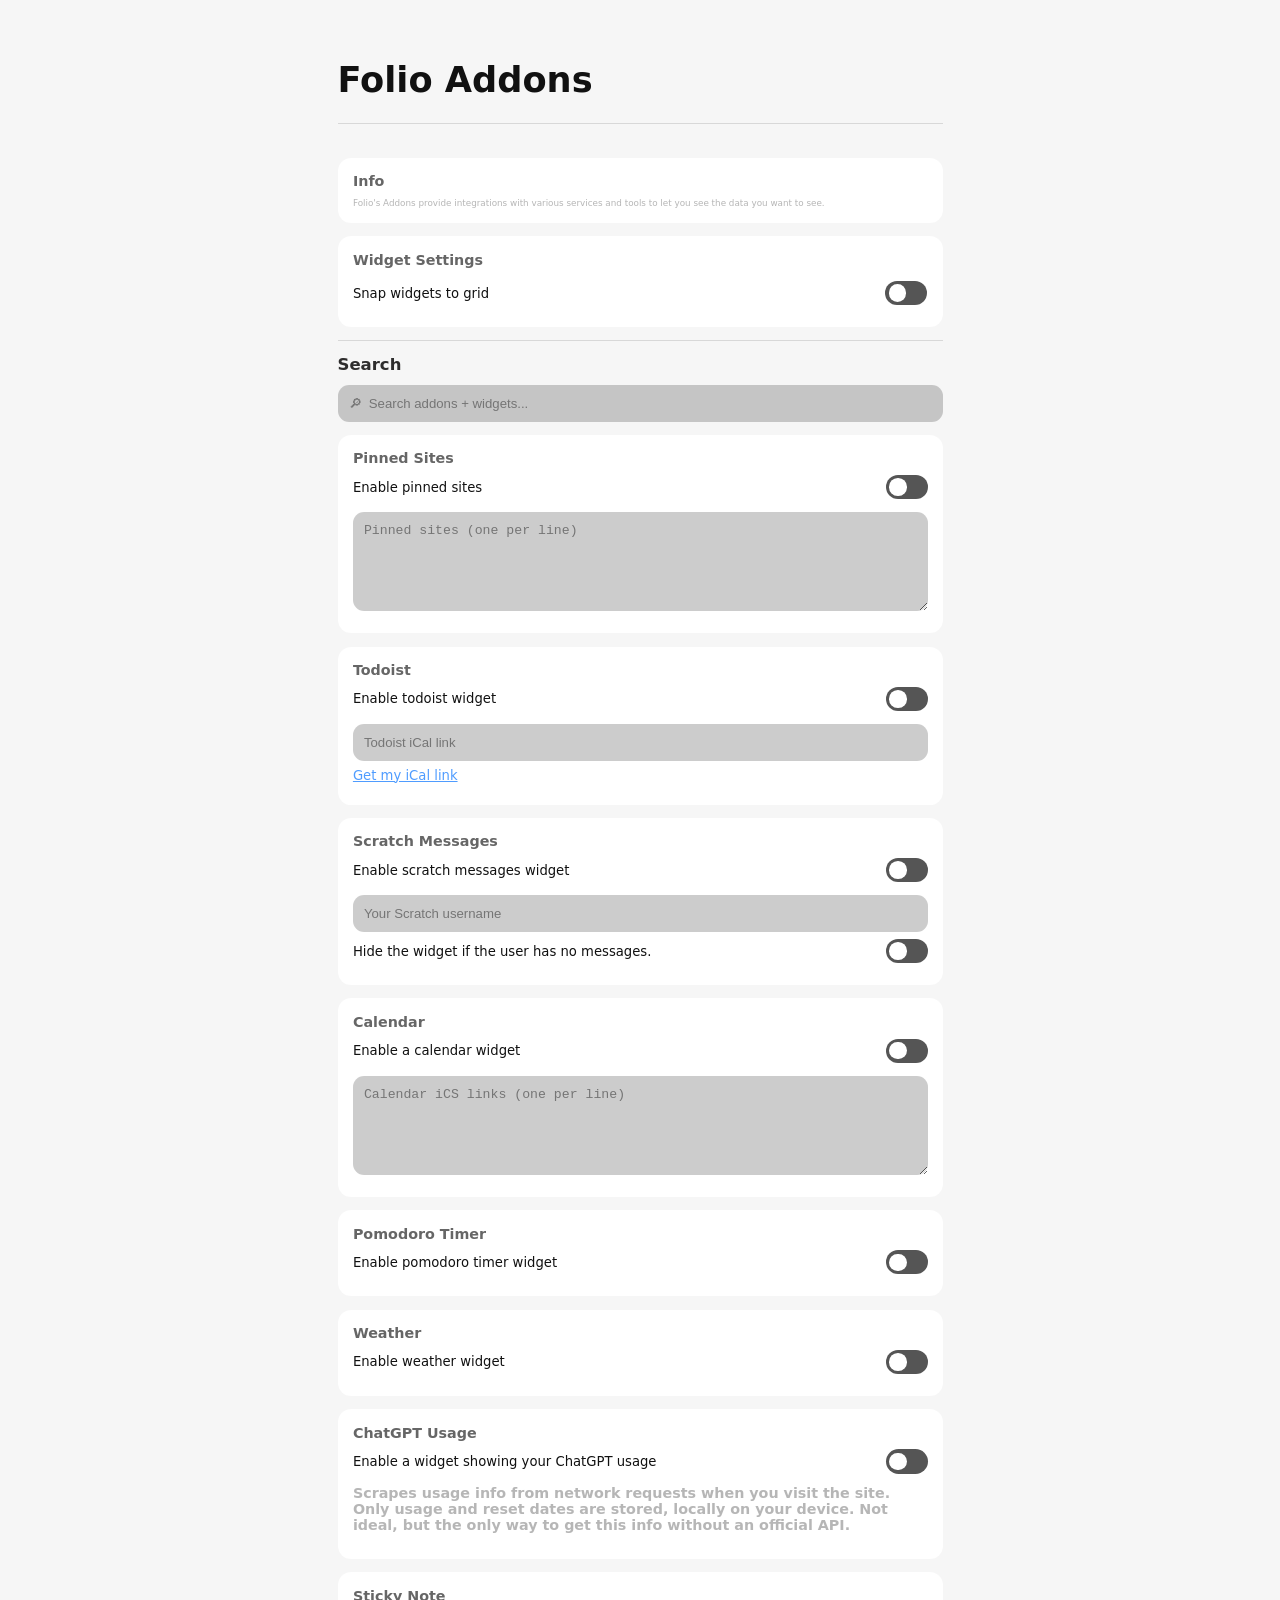
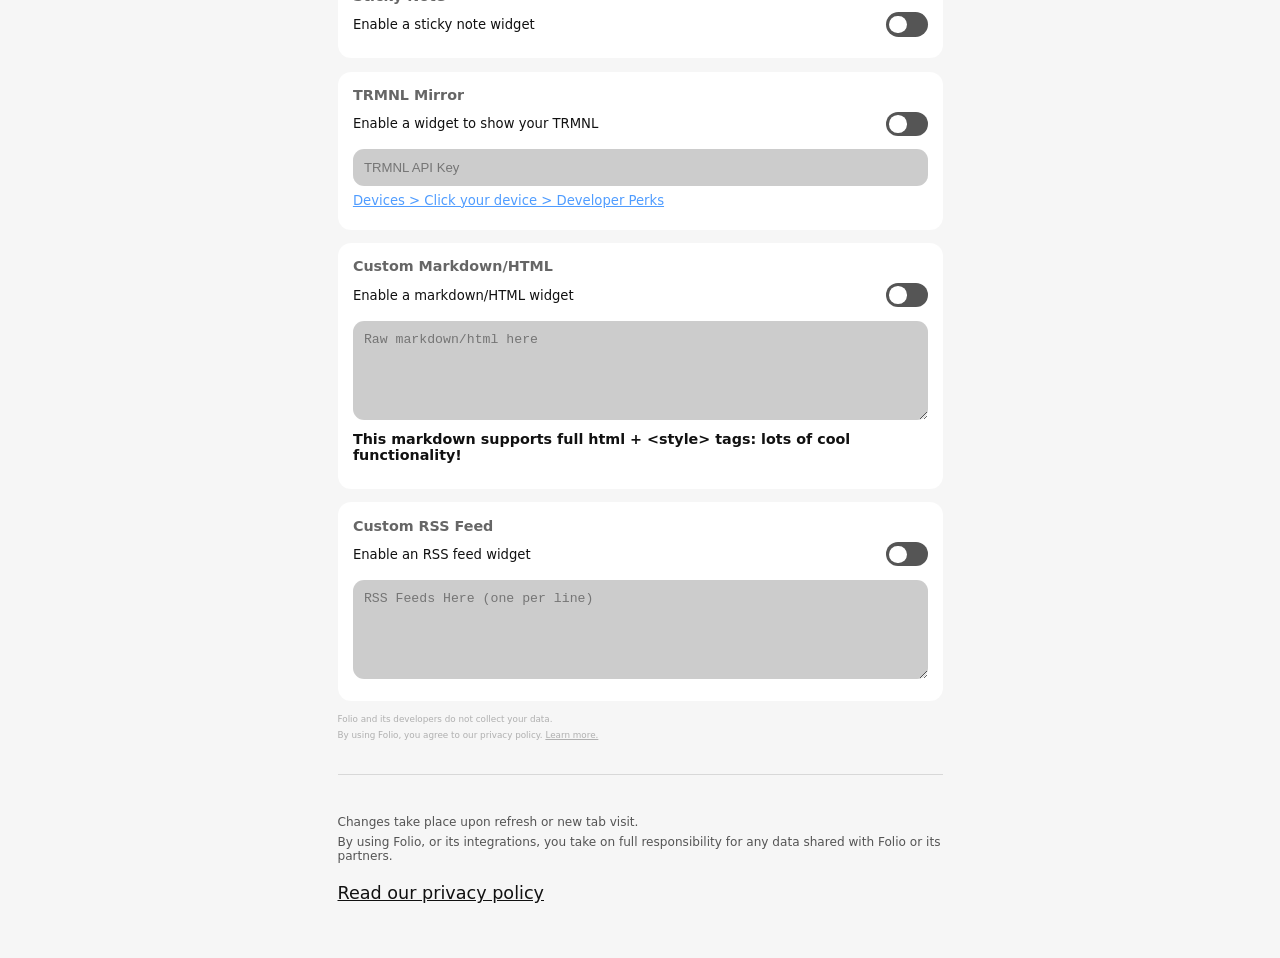
<file: addons.html>
<!DOCTYPE html>
<html lang="en">

<head>
  <meta charset="UTF-8" />
  <meta name="viewport" content="width=device-width, initial-scale=1.0" />
  <title>Folio: Addons</title>

  <link rel="stylesheet" href="styleVars.css">
  <style>
    body {
      margin: 0 auto;
      min-height: 100vh;
      font-family: system-ui, sans-serif;
      width: min(75%, 750px);
      max-width: 100%;
      padding: 16px;
      background: var(--bg);
      color: var(--text);

      overflow-y: auto;
      scrollbar-width: thin;
      scrollbar-color: rgba(255, 255, 255, 0.12) transparent;

    }

    body.light {
      scrollbar-color: rgba(0, 0, 0, 0.15) transparent;
    }



    hr {
      border: none;
      height: 1px;
      background: rgba(255, 255, 255, 0.12);
      margin: 12px 0;
    }

    body.light hr {
      background: rgba(0, 0, 0, 0.12);
    }








    .card, #addon-item {
      background: var(--card);
      border-radius: 12px;
      padding: 14px;
      margin-bottom: 12px;
      width: 95%;
    }

    .title {
      font-size: 13px;
      font-weight: 700;
      margin-bottom: 8px;
      color: var(--muted);
    }

    .title-2 {
      font-size: 15px;
      font-weight: 700;
      margin-bottom: 8px;
      color: var(--muted2);
    }

    textarea {
      width: 100%;
      height: 90px;
      resize: both;
      border-radius: 10px;
      border: none;
      outline: none;
      padding: 10px;
      background: rgba(0, 0, 0, 0.2);
      color: var(--text);
      font-size: 12px;
      box-sizing: border-box;

      /* Hide the native resize corner */
      scrollbar-gutter: stable;
    }





    button {
      width: 100%;
      margin-top: 8px;
      padding: 8px;
      border-radius: 10px;
      border: none;
      background: var(--accent);
      color: white;
      font-weight: 600;
      cursor: pointer;
      opacity: 1;
      transition: 0.2s ease;
    }

    button:hover {
      opacity: 0.8;
    }

    .hint {
      font-size: 11px;
      opacity: 0.7;
      margin-top: 6px;
    }

    body::-webkit-scrollbar {
      width: 6px;
    }

    body::-webkit-scrollbar-track {
      background: transparent;
    }

    body::-webkit-scrollbar-thumb {
      background: rgba(255, 255, 255, 0.12);
      border-radius: 10px;
    }

    body.light::-webkit-scrollbar-thumb {
      background: rgba(0, 0, 0, 0.15);
    }

    body::-webkit-scrollbar-thumb:hover {
      background: rgba(255, 255, 255, 0.2);
    }

    body.light::-webkit-scrollbar-thumb:hover {
      background: rgba(0, 0, 0, 0.25);
    }


    .info {
      font-size: 8px;
      opacity: 0.3;
      margin-top: 6px;
    }

    .row {
      display: flex;
      justify-content: space-between;
      align-items: center;
      font-size: 12px;
      margin: 6px 0;
    }

    .switch {
      position: relative;
      width: 38px;
      height: 22px;
    }

    .switch input {
      opacity: 0;
      width: 0;
      height: 0;
    }

    .slider {
      position: absolute;
      cursor: pointer;
      inset: 0;
      background-color: #555;
      transition: .2s;
      border-radius: 999px;
    }

    .slider:before {
      position: absolute;
      content: "";
      height: 16px;
      width: 16px;
      left: 3px;
      top: 3px;
      background-color: white;
      transition: .2s;
      border-radius: 50%;
    }

    input:checked+.slider {
      background-color: var(--accent);
    }

    input:checked+.slider:before {
      transform: translateX(16px);
    }

    /* Advanced dropdown */
    details {
      background: var(--card);
      border-radius: 12px;
      padding: 10px;
      margin-bottom: 10px;
    }

    summary {
      cursor: pointer;
      font-size: 13px;
      font-weight: 700;
      color: var(--accent);
      list-style: none;
    }

    summary::-webkit-details-marker {
      display: none;
    }






    .card,
    details {
      width: 100%;
      margin: 0 auto 12px auto;
      box-sizing: border-box;
    }






    /* NEW: Upload button styling */
    .upload-btn {
      display: inline-flex;
      width: calc(100%);
      /* respects card padding visually */
      margin: 0 auto 10px auto;
      padding: 10px;
      border-radius: 10px;
      background: rgba(79, 156, 255, 0.15);
      border: 1px solid rgba(79, 156, 255, 0.4);
      color: var(--text);
      font-size: 12px;
      font-weight: 600;
      text-align: center;
      cursor: pointer;
      justify-content: center;
      align-items: center;
      box-sizing: border-box;
    }

    .upload-btn input {
      display: none;
    }

    .mini {
      font-size: 11px;
      opacity: 0.7;
      margin-top: 6px;
    }


    .row:has(#enterToggle) {
      display: none;
    }





    a,
    a:visited,
    a:hover,
    a:active {
      color: inherit;
    }




    .chevron {
      width: 10px;
      height: 10px;
      transition: transform 0.2s ease;
      opacity: 0.7;
    }

    details[open] .chevron {
      transform: rotate(180deg);
    }






  </style>
</head>



<body>

  <h1>Folio Addons</h1>
  <hr>
  <br>



  <div class="card">
    <div class="title">Info</div>



    <div class="info">Folio's Addons provide integrations with various services and tools to let you see the data you want to see.</div>




  </div>







  <div class="card">
    <div class="title">Widget Settings</div>




    <div class="row" style="margin-top:12px;">
      <span>Snap widgets to grid</span>
      <label class="switch">
        <input type="checkbox" id="widgetGridSnapToggle">
        <span class="slider"></span>
      </label>
    </div>


  </div>



    


    <hr>
    <div class="title-2">Search</div>


    <div class="details-content">

      <div style="margin-top:10px;">
        <input type="text" id="widgetSearch" placeholder="🔎︎  Search addons + widgets..." style="
      width: 100%;
      padding: 10px;
      border-radius: 10px;
      border: none;
      outline: none;
      background: rgba(0,0,0,0.2);
      color: var(--text);
      font-size: 12px;
      box-sizing: border-box;
    ">
      </div>




      <div id="widgetSettingsContainer" style="margin-top:12px;"></div>




      
      <div class="info" style="margin-top:12px;">Folio and its developers do not collect your data.</div>
      <div class="info">By using Folio, you agree to our privacy policy. <a
          href="https://mcv-s.github.io/folio/privacy.html" target="_blank" rel="noopener noreferrer">Learn more.</a>
      </div>

    </div>






















  <br>
  <hr><br>

  <div class="hint">Changes take place upon refresh or new tab visit.</div>

  <div class="hint">By using Folio, or its integrations, you take on full responsibility for any data shared with Folio
    or its partners.</div>

  <br><a href="https://mcv-s.github.io/folio/privacy.html" target="_blank" rel="noopener noreferrer">Read our privacy
    policy</a>

  <br><br>

  <script src="storage.js"></script>
  <script src="addons.js"></script>

</body>

</html>
</file>
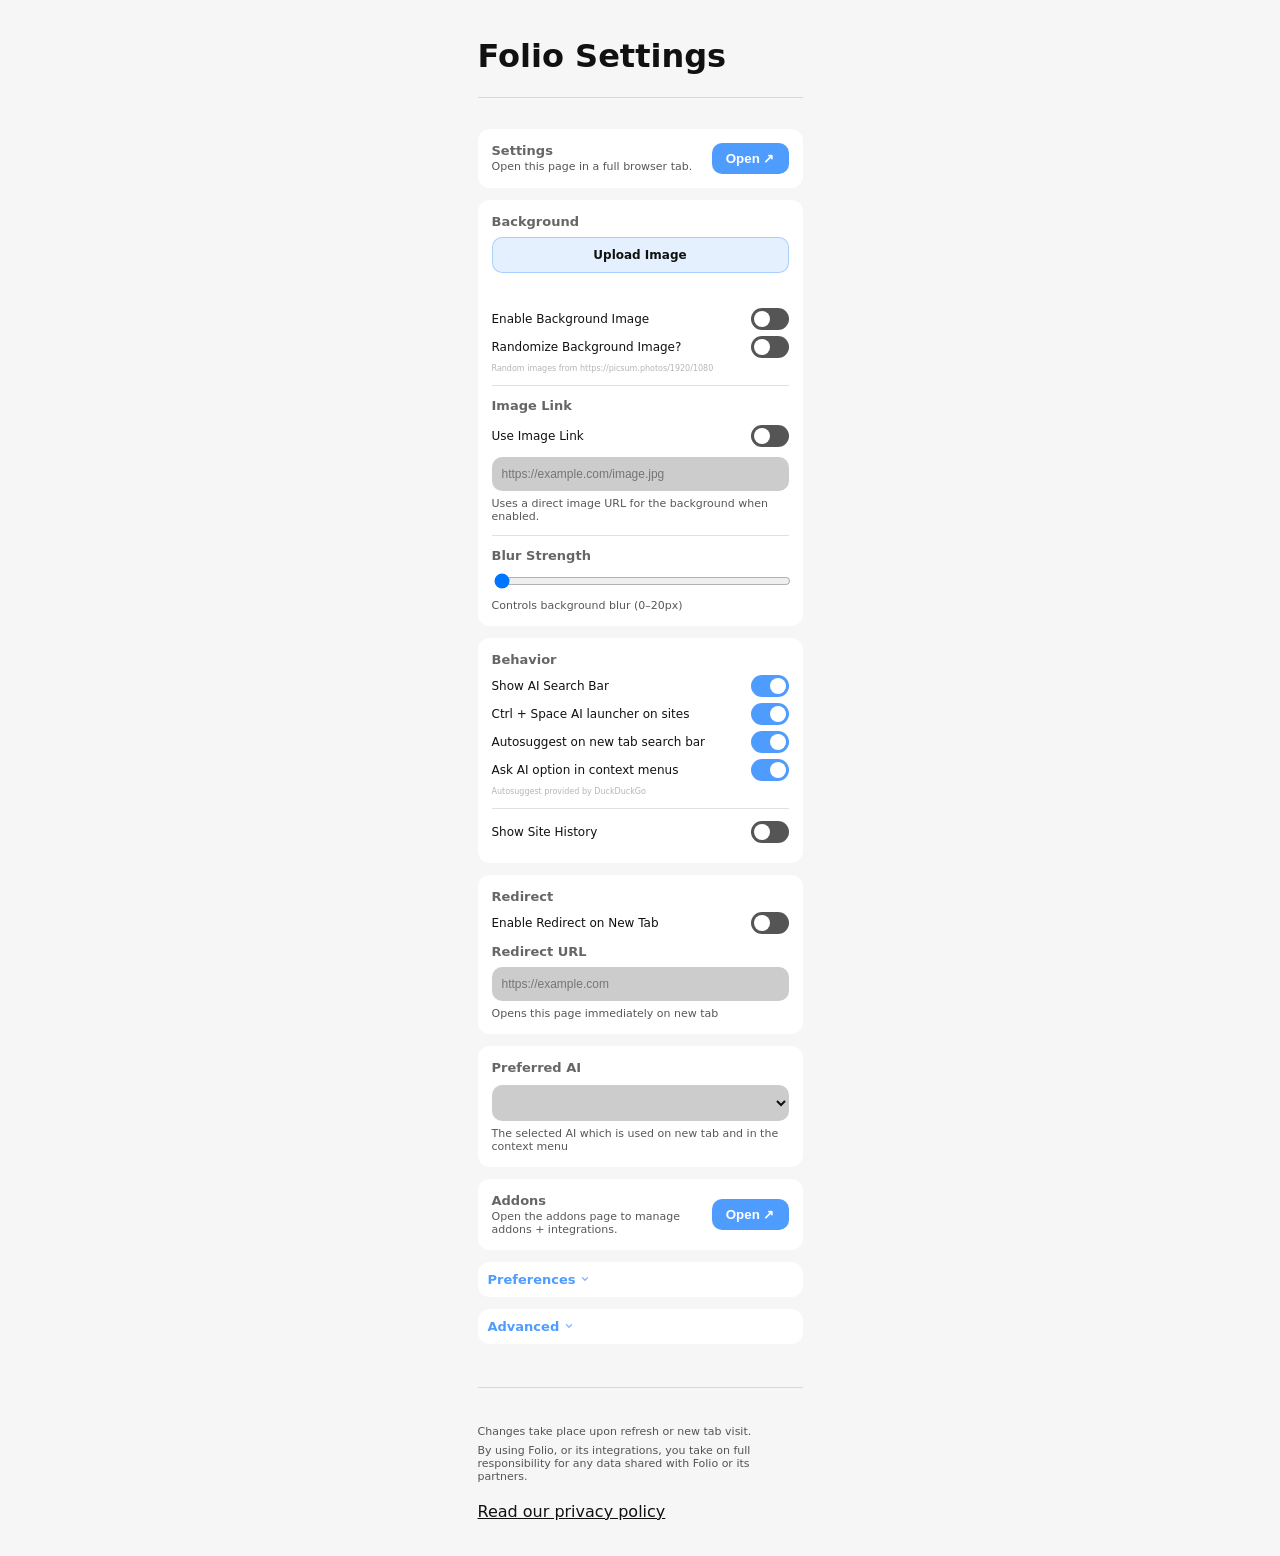
<file: popup.html>
<!DOCTYPE html>
<html lang="en">

<head>
  <meta charset="UTF-8" />
  <meta name="viewport" content="width=device-width, initial-scale=1.0" />
  <title>Folio: Settings</title>

  <link rel="stylesheet" href="styleVars.css">
  <style>
    body {
      margin: 0 auto;
      min-height: 100vh;
      font-family: system-ui, sans-serif;
      width: min(100%, 325px);
      max-width: 100%;
      padding: 16px;
      background: var(--bg);
      color: var(--text);

      overflow-y: auto;
      scrollbar-width: thin;
      scrollbar-color: rgba(255, 255, 255, 0.12) transparent;
    }

    body.light {
      scrollbar-color: rgba(0, 0, 0, 0.15) transparent;
    }



    hr {
      border: none;
      height: 1px;
      background: rgba(255, 255, 255, 0.12);
      margin: 12px 0;
    }

    body.light hr {
      background: rgba(0, 0, 0, 0.12);
    }





    .card {
      background: var(--card);
      border-radius: 12px;
      padding: 14px;
      margin-bottom: 12px;
      width: 100%;
    }

    .title {
      font-size: 13px;
      font-weight: 700;
      margin-bottom: 8px;
      color: var(--muted);
    }

    .title-2 {
      font-size: 15px;
      font-weight: 700;
      margin-bottom: 8px;
      color: var(--muted2);
    }

    textarea {
      width: 100%;
      height: 90px;
      resize: both;
      border-radius: 10px;
      border: none;
      outline: none;
      padding: 10px;
      background: rgba(0, 0, 0, 0.2);
      color: var(--text);
      font-size: 12px;
      box-sizing: border-box;

      /* Hide the native resize corner */
      scrollbar-gutter: stable;
    }





    button {
      width: 100%;
      margin-top: 8px;
      padding: 8px;
      border-radius: 10px;
      border: none;
      background: var(--accent);
      color: white;
      font-weight: 600;
      cursor: pointer;
      opacity: 1;
      transition: 0.2s ease;
    }

    button:hover {
      opacity: 0.8;
    }

    .hint {
      font-size: 11px;
      opacity: 0.7;
      margin-top: 6px;
    }

    body::-webkit-scrollbar {
      width: 6px;
    }

    body::-webkit-scrollbar-track {
      background: transparent;
    }

    body::-webkit-scrollbar-thumb {
      background: rgba(255, 255, 255, 0.12);
      border-radius: 10px;
    }

    body.light::-webkit-scrollbar-thumb {
      background: rgba(0, 0, 0, 0.15);
    }

    body::-webkit-scrollbar-thumb:hover {
      background: rgba(255, 255, 255, 0.2);
    }

    body.light::-webkit-scrollbar-thumb:hover {
      background: rgba(0, 0, 0, 0.25);
    }


    .info {
      font-size: 8px;
      opacity: 0.3;
      margin-top: 6px;
    }

    .row {
      display: flex;
      justify-content: space-between;
      align-items: center;
      font-size: 12px;
      margin: 6px 0;
    }

    .switch {
      position: relative;
      width: 38px;
      height: 22px;
    }

    .switch input {
      opacity: 0;
      width: 0;
      height: 0;
    }

    .slider {
      position: absolute;
      cursor: pointer;
      inset: 0;
      background-color: #555;
      transition: .2s;
      border-radius: 999px;
    }

    .slider:before {
      position: absolute;
      content: "";
      height: 16px;
      width: 16px;
      left: 3px;
      top: 3px;
      background-color: white;
      transition: .2s;
      border-radius: 50%;
    }

    input:checked+.slider {
      background-color: var(--accent);
    }

    input:checked+.slider:before {
      transform: translateX(16px);
    }

    /* Advanced dropdown */
    details {
      background: var(--card);
      border-radius: 12px;
      padding: 10px;
      margin-bottom: 10px;
    }

    summary {
      cursor: pointer;
      font-size: 13px;
      font-weight: 700;
      color: var(--accent);
      list-style: none;
    }

    summary::-webkit-details-marker {
      display: none;
    }






    .card,
    details {
      width: 100%;
      margin: 0 auto 12px auto;
      box-sizing: border-box;
    }






    /* NEW: Upload button styling */
    .upload-btn {
      display: inline-flex;
      width: calc(100%);
      /* respects card padding visually */
      margin: 0 auto 10px auto;
      padding: 10px;
      border-radius: 10px;
      background: rgba(79, 156, 255, 0.15);
      border: 1px solid rgba(79, 156, 255, 0.4);
      color: var(--text);
      font-size: 12px;
      font-weight: 600;
      text-align: center;
      cursor: pointer;
      justify-content: center;
      align-items: center;
      box-sizing: border-box;
    }

    .upload-btn input {
      display: none;
    }

    .mini {
      font-size: 11px;
      opacity: 0.7;
      margin-top: 6px;
    }


    .row:has(#enterToggle) {
      display: none;
    }





    a,
    a:visited,
    a:hover,
    a:active {
      color: inherit;
    }




    .chevron {
      width: 10px;
      height: 10px;
      transition: transform 0.2s ease;
      opacity: 0.7;
    }

    details[open] .chevron {
      transform: rotate(180deg);
    }







    .details-content {
      overflow: hidden;
      animation: detailsClose 0.2s ease forwards;
    }

    details[open] .details-content {
      animation: detailsOpen 0.25s ease forwards;
    }

    @keyframes detailsOpen {
      from {
        opacity: 0;
        transform: translateY(-6px);
      }

      to {
        opacity: 1;
        transform: translateY(0);
      }
    }

    @keyframes detailsClose {
      from {
        opacity: 1;
        transform: translateY(0);
      }

      to {
        opacity: 0;
        transform: translateY(-6px);
      }
    }
  </style>
</head>

<body>

  <h1>Folio Settings</h1>
  <hr>
  <br>



  <div id="popupBanner" class="card" style="display:flex;align-items:center;justify-content:space-between;">
    <div>
      <div class="title" style="margin-bottom:2px;">Settings</div>
      <div class="hint" style="margin:0;">Open this page in a full browser tab.</div>
    </div>

    <button id="openInTab" style="
    width:auto;
    margin:0;
    padding:8px 14px;
    white-space:nowrap;
  ">
      Open ↗
    </button>
  </div>


  <div id="previewBanner" class="card" style="display:flex;align-items:center;justify-content:space-between;">
    <div>
      <div class="title" style="margin-bottom:2px;">Preview</div>
      <div class="hint" style="margin:0;">This is a preview, some features may not work.</div>
      <br>
      <div class="hint" style="margin:0;">You must refresh the new tab page for changes to take place.</div>

    </div>
    <button id="openActualTabButton" style="
    width:auto;
    margin:0;
    padding:8px 14px;
    white-space:nowrap;
  ">
      Open Linked New Tab Page ↗
    </button>
  </div>



  <!-- BACKGROUND -->
  <div class="card">
    <div class="title">Background</div>

    <label class="upload-btn">
      Upload Image
      <input type="file" id="bgUpload" accept="image/*">
    </label>




    <br><br>
    <div class="row">
      <span>Enable Background Image</span>
      <label class="switch">
        <input type="checkbox" id="bgToggle">
        <span class="slider"></span>
      </label>
    </div>



    <div class="row">
      <span>Randomize Background Image?</span>
      <label class="switch">
        <input type="checkbox" id="toggleRandom">
        <span class="slider"></span>
      </label>
    </div>
    <div class="info">Random images from https://picsum.photos/1920/1080</div>
    <hr>
    <div class="title">Image Link</div>

    <div class="row" style="margin-top:12px;">
      <span>Use Image Link</span>
      <label class="switch">
        <input type="checkbox" id="bgLinkToggle">
        <span class="slider"></span>
      </label>
    </div>

    <div style="margin-top:10px;">

      <input type="text" id="bgLink" placeholder="https://example.com/image.jpg" style="
        width: 100%;
        padding: 10px;
        border-radius: 10px;
        border: none;
        outline: none;
        background: rgba(0,0,0,0.2);
        color: var(--text);
        font-size: 12px;
        box-sizing: border-box;
      " />
      <div class="hint">Uses a direct image URL for the background when enabled.</div>
    </div>

    <hr>

    <div style="margin-top:10px;"></div>
    <div class="title">Blur Strength</div>

    <input type="range" id="blurSlider" min="0" max="20" value="0" step="1" style="width:100%;">

    <div class="hint">Controls background blur (0–20px)</div>
  </div>



  </div>

  <!-- BEHAVIOR -->
  <div class="card">
    <div class="title">Behavior</div>

    <div class="row">
      <span>Enter to submit</span>
      <label class="switch">
        <input type="checkbox" id="enterToggle" checked>
        <span class="slider"></span>
      </label>
    </div>



    <div class="row">
      <span>Show AI Search Bar</span>
      <label class="switch">
        <input type="checkbox" id="searchBarToggle" checked>
        <span class="slider"></span>
      </label>
    </div>



    <div class="row">
      <span>Ctrl + Space AI launcher on sites</span>
      <label class="switch">
        <input type="checkbox" id="siteLauncher" checked>
        <span class="slider"></span>
      </label>
    </div>



    <div class="row">
      <span>Autosuggest on new tab search bar</span>
      <label class="switch">
        <input type="checkbox" id="autoSuggest" checked>
        <span class="slider"></span>
      </label>
    </div>

    <div class="row">
      <span>Ask AI option in context menus</span>
      <label class="switch">
        <input type="checkbox" id="askAiContextMenu" checked>
        <span class="slider"></span>
      </label>
    </div>







    <div class="info">Autosuggest provided by DuckDuckGo</div>

    <hr>

    <div class="row">
      <span>Show Site History</span>
      <label class="switch">
        <input type="checkbox" id="showHistory" unchecked>
        <span class="slider"></span>
      </label>
    </div>








  </div>








  <!-- REDIRECT -->
  <div class="card">
    <div class="title">Redirect</div>

    <div class="row">
      <span>Enable Redirect on New Tab</span>
      <label class="switch">
        <input type="checkbox" id="redirectToggle">
        <span class="slider"></span>
      </label>
    </div>

    <div style="margin-top:10px;">
      <div class="title">Redirect URL</div>

      <input type="text" id="redirectUrl" placeholder="https://example.com" style="
        width: 100%;
        padding: 10px;
        border-radius: 10px;
        border: none;
        outline: none;
        background: rgba(0,0,0,0.2);
        color: var(--text);
        font-size: 12px;
        box-sizing: border-box;
      " />

      <div class="hint">Opens this page immediately on new tab</div>
    </div>
  </div>





  <!-- REDIRECT -->
  <div class="card">
    <div class="title">Preferred AI</div>


    <div style="margin-top:10px;">

      <select id="aiProvider" style="
  width: 100%;
  padding: 10px;
  border-radius: 10px;
  border: none;
  outline: none;
  background: rgba(0,0,0,0.2);
  color: var(--text);
  font-size: 12px;
  box-sizing: border-box;
">
      </select>

      <div class="hint">The selected AI which is used on new tab and in the context menu</div>
    </div>
  </div>




  <div id="popupBanner" class="card" style="display:flex;align-items:center;justify-content:space-between;">
    <div>
      <div class="title" style="margin-bottom:2px;">Addons</div>
      <div class="hint" style="margin:0;">Open the addons page to manage addons + integrations.</div>
    </div>

    <button id="openAddonsPageButton" style="
    width:auto;
    margin:0;
    padding:8px 14px;
    white-space:nowrap;
  ">
      Open ↗
    </button>
  </div>






<!-- 


  <details>


    <summary>

      <span>Addons</span>
      <svg class="chevron" viewBox="0 0 16 16">
        <path d="M4 6L8 10L12 6" fill="none" stroke="currentColor" stroke-width="2" stroke-linecap="round"
          stroke-linejoin="round" />
      </svg>

    </summary>



    <br>

    <div class="title-2">Widget Settings</div>




    <div class="row" style="margin-top:12px;">
      <span>Snap widgets to grid</span>
      <label class="switch">
        <input type="checkbox" id="widgetGridSnapToggle">
        <span class="slider"></span>
      </label>
    </div>



    <hr>
    <div class="title-2">Addons</div>


    <div class="details-content">

      <div style="margin-top:10px;">
        <input type="text" id="widgetSearch" placeholder="🔎︎  Search addons + widgets..." style="
      width: 100%;
      padding: 10px;
      border-radius: 10px;
      border: none;
      outline: none;
      background: rgba(0,0,0,0.2);
      color: var(--text);
      font-size: 12px;
      box-sizing: border-box;
    ">
      </div>


      <hr>

      <div id="widgetSettingsContainer" style="margin-top:12px;"></div>

      <br>
      <div class="info" style="margin-top:12px;">Folio and its developers do not collect your data.</div>
      <div class="info">By using Folio, you agree to our privacy policy. <a
          href="https://mcv-s.github.io/folio/privacy.html" target="_blank" rel="noopener noreferrer">Learn more.</a>
      </div>

    </div>

  </details>

 -->










  <!-- Preferences -->
  <details>
    <summary>

      <span>Preferences</span>
      <svg class="chevron" viewBox="0 0 16 16">
        <path d="M4 6L8 10L12 6" fill="none" stroke="currentColor" stroke-width="2" stroke-linecap="round"
          stroke-linejoin="round" />
      </svg>

    </summary>

    <div class="details-content">


      <div style="margin-top:12px;">
        <div class="title">24-Hour Time</div>

        <div class="row">
          <span>Enable 24-Hour Time</span>
          <label class="switch">
            <input type="checkbox" id="_24hourTimeToggle">
            <span class="slider"></span>
          </label>
        </div>
      </div>

    </div>
  </details>










  <!-- ADVANCED -->
  <details>
    <summary>

      <span>Advanced</span>
      <svg class="chevron" viewBox="0 0 16 16">
        <path d="M4 6L8 10L12 6" fill="none" stroke="currentColor" stroke-width="2" stroke-linecap="round"
          stroke-linejoin="round" />
      </svg>

    </summary>

    <div class="details-content">



      <div style="margin-top:12px;">
        <div class="title">Custom CSS</div>

        <textarea id="cssBox" placeholder="Write custom CSS for your new tab..." style="min-height: 180px;"></textarea>

        <button id="saveCss">Save CSS</button>

        <div class="hint">Applied automatically on new tab</div>
      </div>



      <hr>

      <div style="margin-top:12px;">
        <div class="title">Data</div>

        <div class="info">You can import and export your folio settings as a json file.</div>

        <br>

        <div style="display: flex; gap: 10px; align-items: center;">
          <button class="upload-btn" id="exportData"><svg xmlns="http://www.w3.org/2000/svg" width="24" height="24"
              fill="var(--text)" viewBox="0 0 256 256">
              <path
                d="M228,144v64a12,12,0,0,1-12,12H40a12,12,0,0,1-12-12V144a12,12,0,0,1,24,0v52H204V144a12,12,0,0,1,24,0Zm-108.49,8.49a12,12,0,0,0,17,0l40-40a12,12,0,0,0-17-17L140,115V32a12,12,0,0,0-24,0v83L96.49,95.51a12,12,0,0,0-17,17Z">
              </path>
            </svg></button>

          <button class="upload-btn" id="importData"><svg xmlns="http://www.w3.org/2000/svg" width="24" height="24"
              fill="var(--text)" viewBox="0 0 256 256">
              <path
                d="M228,144v64a12,12,0,0,1-12,12H40a12,12,0,0,1-12-12V144a12,12,0,0,1,24,0v52H204V144a12,12,0,0,1,24,0ZM96.49,80.49,116,61v83a12,12,0,0,0,24,0V61l19.51,19.52a12,12,0,1,0,17-17l-40-40a12,12,0,0,0-17,0l-40,40a12,12,0,1,0,17,17Z">
              </path>
            </svg></button>
        </div>
      </div>








    </div>
  </details>















  <br>
  <hr><br>

  <div class="hint">Changes take place upon refresh or new tab visit.</div>

  <div class="hint">By using Folio, or its integrations, you take on full responsibility for any data shared with Folio
    or its partners.</div>

  <br><a href="https://mcv-s.github.io/folio/privacy.html" target="_blank" rel="noopener noreferrer">Read our privacy
    policy</a>

  <br><br>

  <script src="storage.js"></script>
  <script src="popup.js"></script>

</body>

</html>
</file>
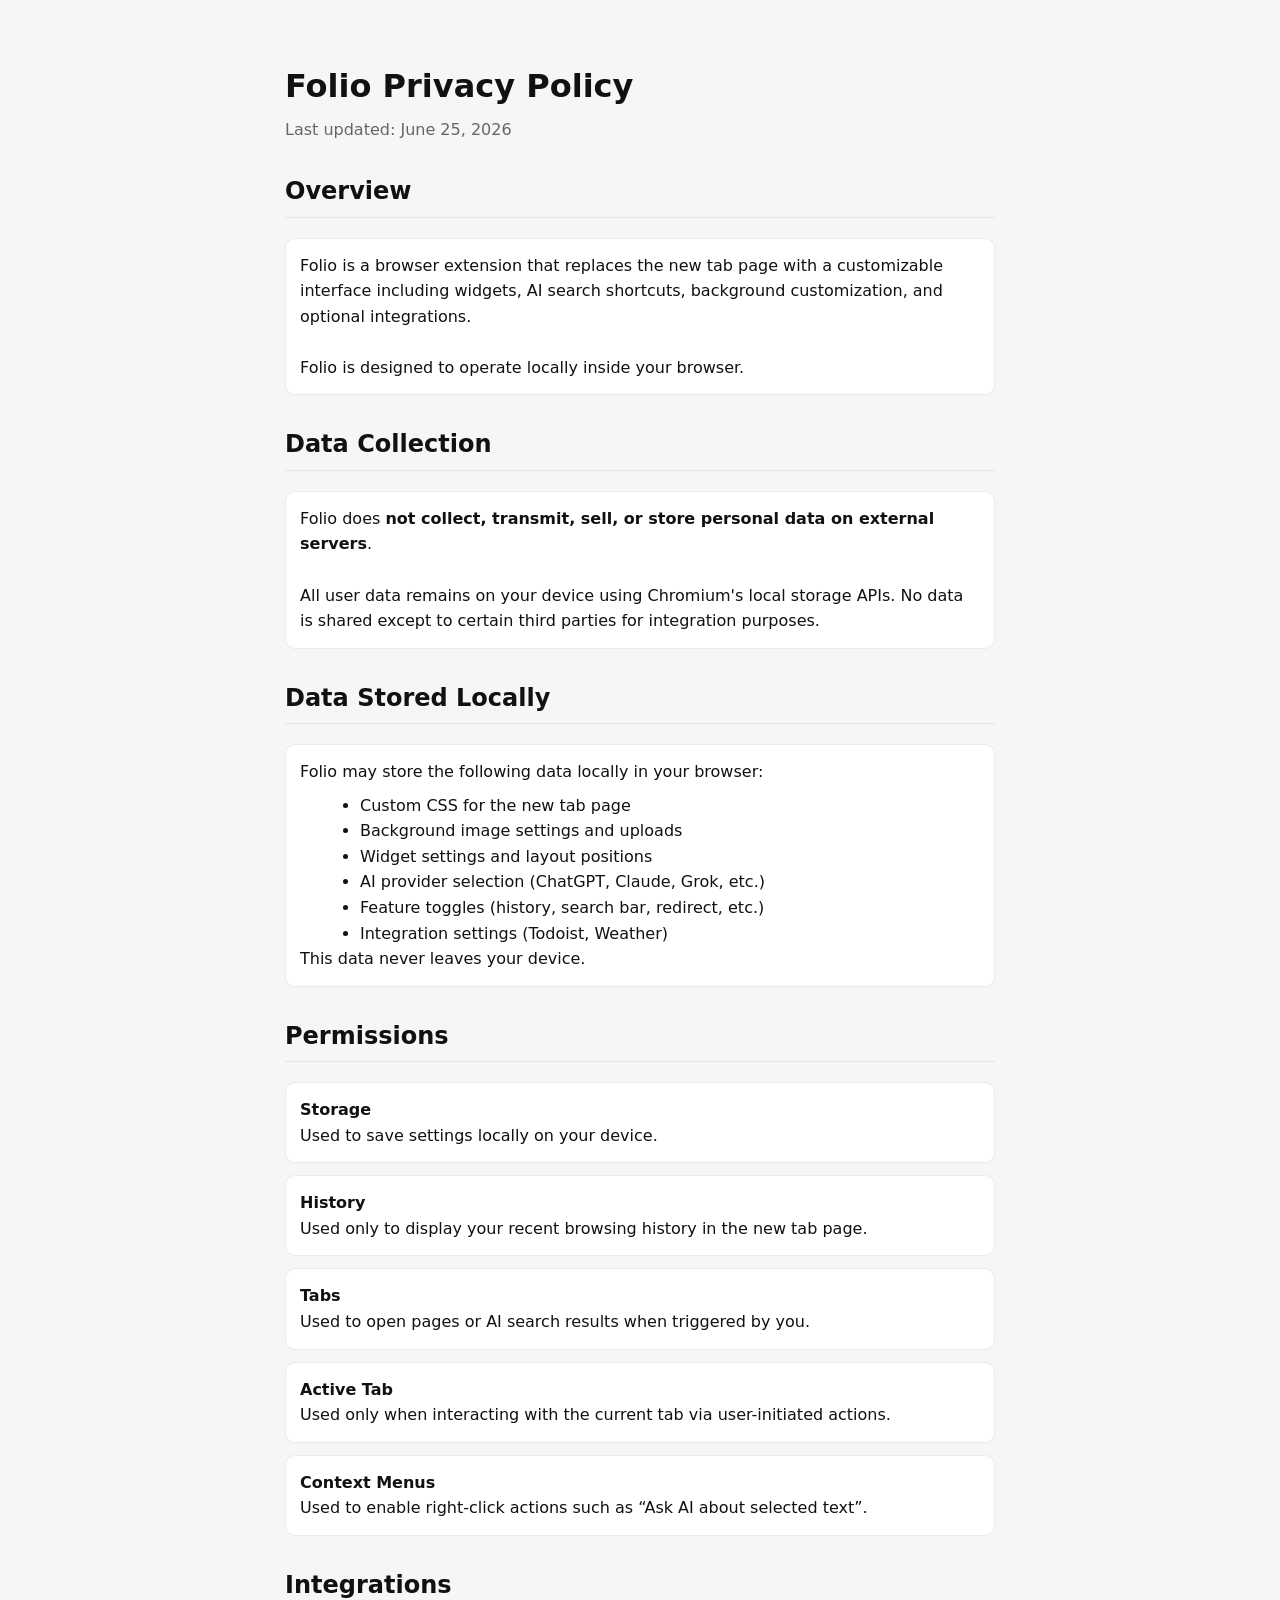
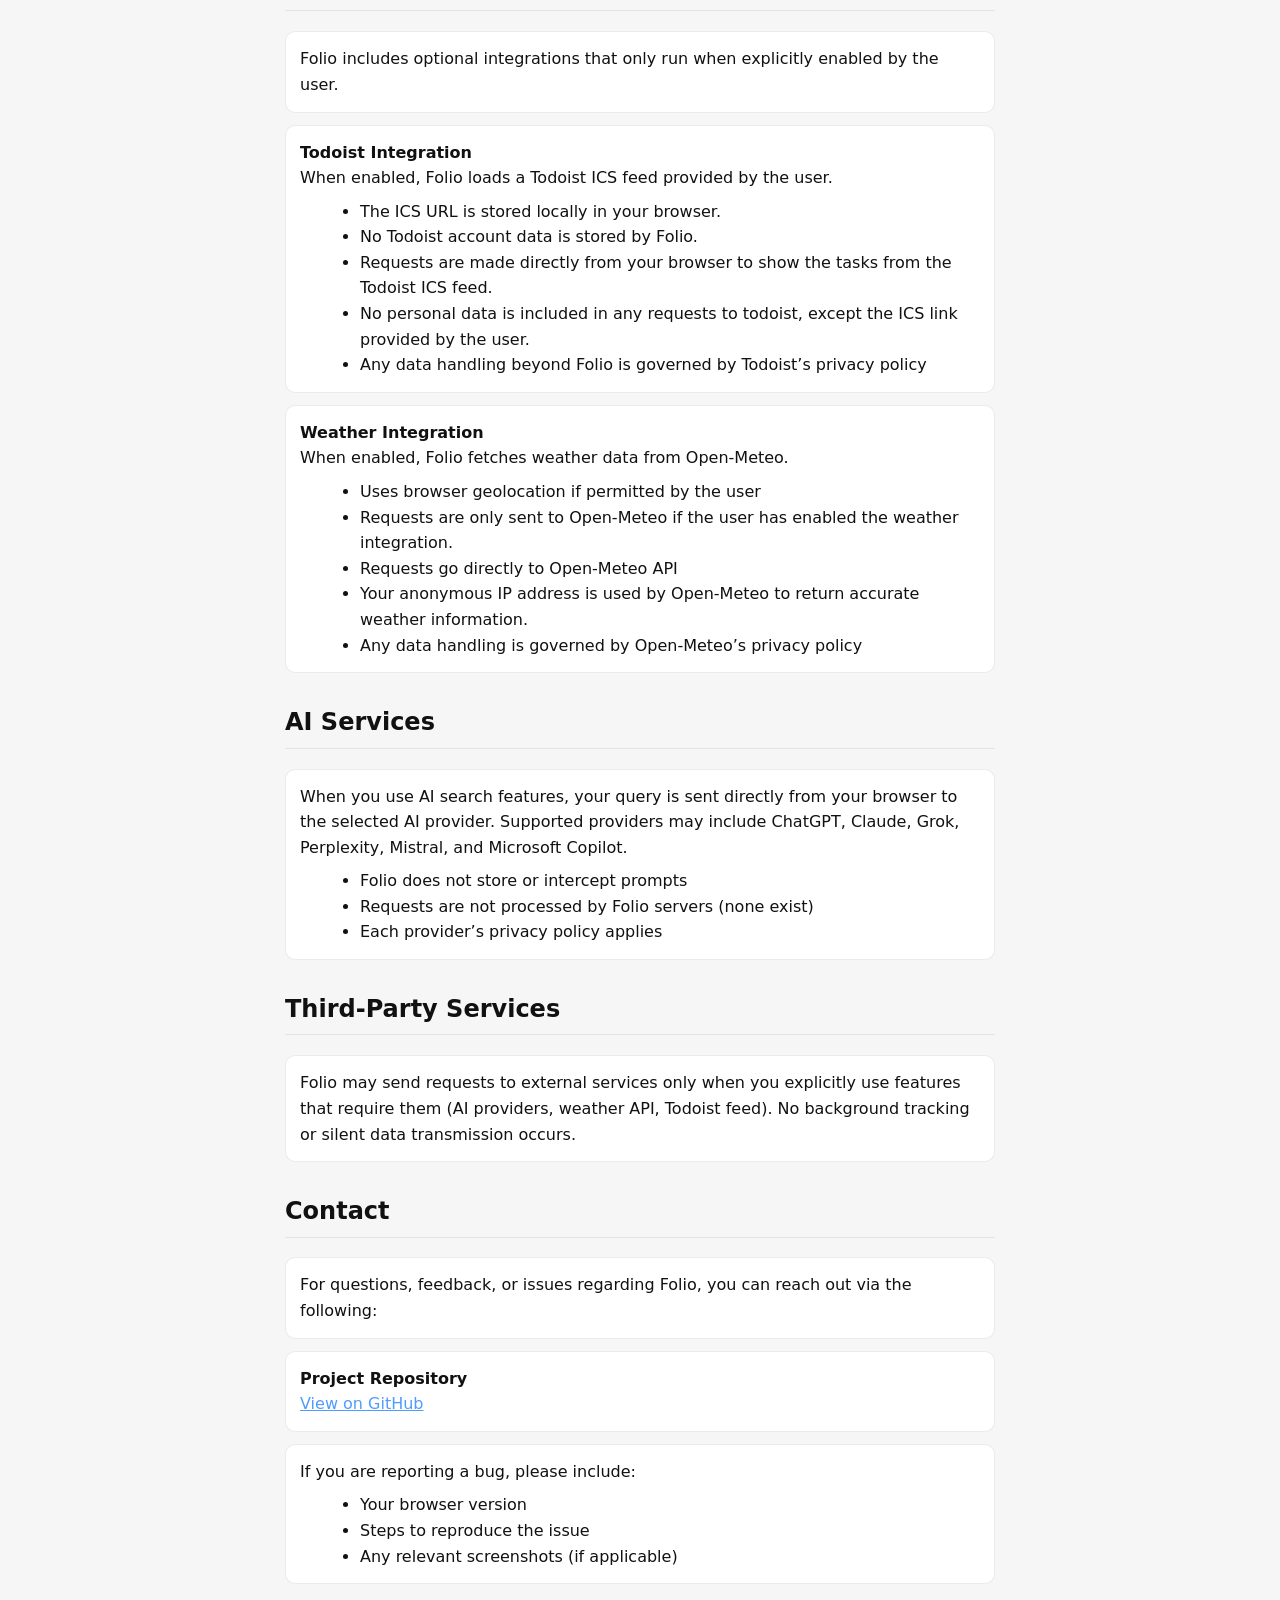
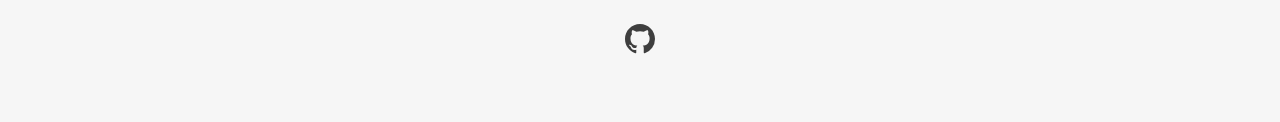
<file: privacy.html>
<!DOCTYPE html>
<html lang="en">

<head>
  <link rel="icon" type="image/png" sizes="32x32" href="icons/Folio-Icon-Main.png">
  <link rel="shortcut icon" href="icons/Folio-Icon-Main.png">
  <meta charset="UTF-8" />
  <meta name="viewport" content="width=device-width, initial-scale=1.0" />
  <title>Folio: Privacy Policy</title>

  <link rel="stylesheet" href="styleVars.css">
  <style>
    body {
      margin: 0 auto;
      font-family: system-ui, -apple-system, Segoe UI, Roboto, sans-serif;
      background: var(--bg);
      color: var(--text);
      line-height: 1.6;
      width: min(100%, 750px);
      zoom: 1;
    }

    .container {
      max-width: 850px;
      margin: 0 auto;
      padding: 40px 20px;
    }

    h1 {
      margin-bottom: 4px;
    }

    .subtitle {
      color: var(--muted);
      margin-bottom: 30px;
    }

    h2 {
      margin-top: 30px;
      border-bottom: 1px solid var(--border);
      padding-bottom: 6px;
    }

    .card {
      background: var(--card);
      border: 1px solid var(--border);
      border-radius: 10px;
      padding: 14px;
      margin: 12px 0;
    }

    ul {
      margin: 8px 0 0 20px;
    }

    a {
      color: var(--accent);
    }
  </style>
</head>

<body>
  <div class="container">

    <h1>Folio Privacy Policy</h1>
    <div class="subtitle">Last updated: June 25, 2026</div>

    <h2>Overview</h2>
    <div class="card">
      Folio is a browser extension that replaces the new tab page with a customizable interface including widgets, AI
      search shortcuts, background customization, and optional integrations.

      <br><br>
      Folio is designed to operate locally inside your browser.
    </div>

    <h2>Data Collection</h2>
    <div class="card">
      Folio does <b>not collect, transmit, sell, or store personal data on external servers</b>. <br><br>

      All user data remains on your device using Chromium's local storage APIs. No data is shared except to certain
      third parties for integration purposes.
    </div>

    <h2>Data Stored Locally</h2>
    <div class="card">
      Folio may store the following data locally in your browser:

      <ul>
        <li>Custom CSS for the new tab page</li>
        <li>Background image settings and uploads</li>
        <li>Widget settings and layout positions</li>
        <li>AI provider selection (ChatGPT, Claude, Grok, etc.)</li>
        <li>Feature toggles (history, search bar, redirect, etc.)</li>
        <li>Integration settings (Todoist, Weather)</li>
      </ul>

      This data never leaves your device.
    </div>

    <h2>Permissions</h2>

    <div class="card">
      <b>Storage</b><br>
      Used to save settings locally on your device.
    </div>

    <div class="card">
      <b>History</b><br>
      Used only to display your recent browsing history in the new tab page.
    </div>

    <div class="card">
      <b>Tabs</b><br>
      Used to open pages or AI search results when triggered by you.
    </div>

    <div class="card">
      <b>Active Tab</b><br>
      Used only when interacting with the current tab via user-initiated actions.
    </div>

    <div class="card">
      <b>Context Menus</b><br>
      Used to enable right-click actions such as “Ask AI about selected text”.
    </div>

    <h2>Integrations</h2>

    <div class="card">
      Folio includes optional integrations that only run when explicitly enabled by the user.
    </div>

    <div class="card">
      <b>Todoist Integration</b><br>
      When enabled, Folio loads a Todoist ICS feed provided by the user.
      <ul>
        <li>The ICS URL is stored locally in your browser.</li>
        <li>No Todoist account data is stored by Folio.</li>
        <li>Requests are made directly from your browser to show the tasks from the Todoist ICS feed.</li>
        <li>No personal data is included in any requests to todoist, except the ICS link provided by the user.</li>
        <li>Any data handling beyond Folio is governed by Todoist’s privacy policy</li>
      </ul>
    </div>

    <div class="card">
      <b>Weather Integration</b><br>
      When enabled, Folio fetches weather data from Open-Meteo.
      <ul>
        <li>Uses browser geolocation if permitted by the user</li>
        <li>Requests are only sent to Open-Meteo if the user has enabled the weather integration.</li>
        <li>Requests go directly to Open-Meteo API</li>
        <li>Your anonymous IP address is used by Open-Meteo to return accurate weather information.</li>
        <li>Any data handling is governed by Open-Meteo’s privacy policy</li>
      </ul>
    </div>

    <h2>AI Services</h2>
    <div class="card">
      When you use AI search features, your query is sent directly from your browser to the selected AI provider.

      Supported providers may include ChatGPT, Claude, Grok, Perplexity, Mistral, and Microsoft Copilot.

      <ul>
        <li>Folio does not store or intercept prompts</li>
        <li>Requests are not processed by Folio servers (none exist)</li>
        <li>Each provider’s privacy policy applies</li>
      </ul>
    </div>

    <h2>Third-Party Services</h2>
    <div class="card">
      Folio may send requests to external services only when you explicitly use features that require them (AI
      providers, weather API, Todoist feed).

      No background tracking or silent data transmission occurs.
    </div>

    <h2>Contact</h2>

    <div class="card">
      For questions, feedback, or issues regarding Folio, you can reach out via the following:
    </div>

    <div class="card">
      <b>Project Repository</b><br>
      <a href="https://github.com/mcv-s/Folio" target="_blank" rel="noopener noreferrer">
        View on GitHub
      </a>
    </div>

    <div class="card">
      If you are reporting a bug, please include:
      <ul>
        <li>Your browser version</li>
        <li>Steps to reproduce the issue</li>
        <li>Any relevant screenshots (if applicable)</li>
      </ul>
    </div>
















    <div style="text-align:center; margin-top:40px; padding-bottom:20px;">

      <a href="https://github.com/mcv-s/Folio" target="_blank" rel="noopener noreferrer" style="display:inline-flex; align-items:center; justify-content:center;
            text-decoration:none; color:var(--text); opacity:0.8;
            transition:0.2s ease; transform: scale(1);">

        <!-- GitHub Icon -->
        <svg height="30" width="30" viewBox="0 0 16 16" fill="currentColor" aria-hidden="true">
          <path d="M8 0C3.58 0 0 3.58 0 8c0 3.54 2.29 6.53 5.47 7.59
      .4.07.55-.17.55-.38 0-.19-.01-.82-.01-1.49
      -2.01.37-2.53-.49-2.69-.94
      -.09-.23-.48-.94-.82-1.13
      -.28-.15-.68-.52-.01-.53
      .63-.01 1.08.58 1.23.82
      .72 1.21 1.87.87 2.33.66
      .07-.52.28-.87.51-1.07
      -1.78-.2-3.64-.89-3.64-3.95
      0-.87.31-1.59.82-2.15
      -.08-.2-.36-1.02.08-2.12
      0 0 .67-.21 2.2.82
      .64-.18 1.32-.27 2-.27
      .68 0 1.36.09 2 .27
      1.53-1.04 2.2-.82 2.2-.82
      .44 1.1.16 1.92.08 2.12
      .51.56.82 1.27.82 2.15
      0 3.07-1.87 3.75-3.65 3.95
      .29.25.54.73.54 1.48
      0 1.07-.01 1.93-.01 2.2
      0 .21.15.46.55.38A8.013 8.013 0 0 0 16 8
      c0-4.42-3.58-8-8-8z" />
        </svg>

      </a>

    </div>

    <style>
      a:hover {
        opacity: 1 !important;
        transform: scale(1.15);
        filter: brightness(1.2);
      }
    </style>






</body>

</html>
</file>
<file: styleVars.css>
:root {
  --bg: #1e1e1e;
  --card: #2a2a2a;
  --text: #ffffff;
  --muted: #a0a0a0;
  --muted2: #cfcfcf;
  --accent: #4f9cff;
  --border: rgba(255, 255, 255, .08);
  --button-hover-1: #555;
}

@media (prefers-color-scheme: light) {
  :root {
    --bg: #f6f6f6;
    --card: #ffffff;
    --text: #111111;
    --muted: #666;
    --muted2: #2e2d2d;
    --accent: #4f9cff;
    --border: rgba(0, 0, 0, .08);
    --button-hover-1: #e0e0e0;
  }
}
</file>
